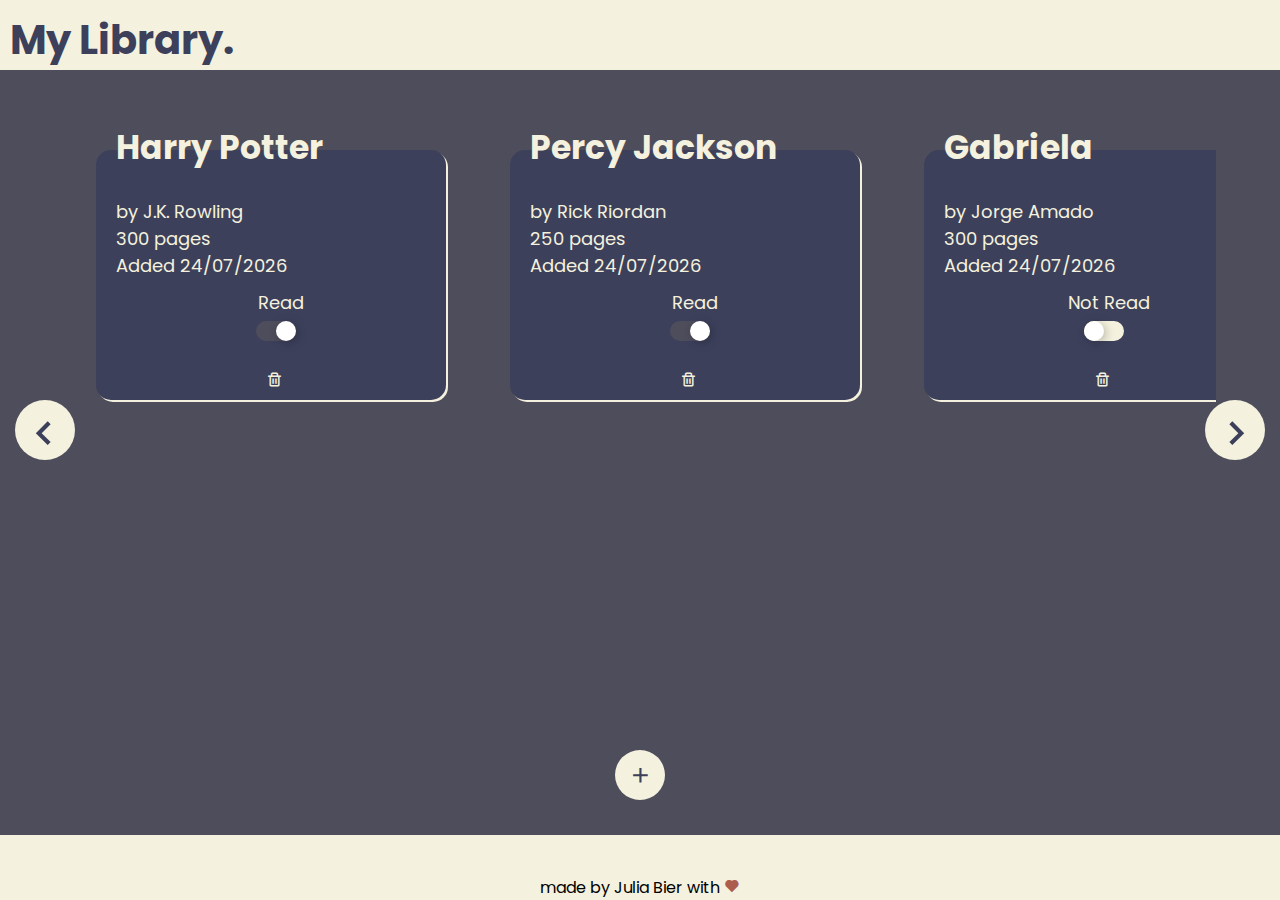
<file: index.html>
<!DOCTYPE html>
<html lang="en">

<head>
    <meta charset="UTF-8">
    <meta http-equiv="X-UA-Compatible" content="IE=edge">
    <meta name="viewport" content="width=device-width, initial-scale=1.0">

    <link rel="icon" href="data:;base64,iVBORw0KGgo=">
    <link href='https://unpkg.com/boxicons@2.1.1/css/boxicons.min.css' rel='stylesheet'>
    <link rel="stylesheet" href="style.css">
    <link rel="preconnect" href="https://fonts.googleapis.com">
    <link rel="preconnect" href="https://fonts.gstatic.com" crossorigin>
    <link
        href="https://fonts.googleapis.com/css2?family=Poppins:ital,wght@0,100;0,200;0,300;0,400;0,500;0,600;0,700;0,800;0,900;1,100;1,200;1,300;1,400;1,500;1,600;1,700;1,800;1,900&display=swap"
        rel="stylesheet">

    <title>My Library</title>
</head>

<body>
    <header>
        <h1>My Library.</h1>
    </header>

    <main>
        <div id="library-wrap">
            <button class="control-slider left">
                <i class='bx bx-chevron-left'></i>
            </button>
            <div id="slider">
                <div id="library">

                </div>
            </div>
            <button class="control-slider right">
                <i class='bx bx-chevron-right'></i>
            </button>

            <button id="open-form-button"><i class='bx bx-plus'></i></button>
        </div>

        <div id="form-div" class="false">
            <button id="close-form-button">X</button>

            <form action="" id="form">
                <p id="title-warning" class="warning"></p>
                <label id="title-label" for="title-input" class="textLabel">Title:</label>
                <input type="text" id="title-input" class="textInput" name="title-input" maxlength="30">

                <p id="author-warning" class="warning"></p>
                <label id="author-label" for="author-input" class="textLabel">Author:</label>
                <input type="text" id="author-input" class="textInput" name="author-input" maxlength="30">

                <p id="pages-warning" class="warning"></p>
                <label id="pages-label" for="pages-input" class="textLabel">Page Count:</label>
                <input type="text" id="pages-input" class="textInput" name="pages-input">

                <p id="read-status-warning" class="warning"></p>
                <label id="read-status-label" for="read-status-input">Read:</label>
                <input type="checkbox" name="read-status-input" id="read-status-input">

                <button id="submit-form-button" type="button">Add Book</button>
            </form>
        </div>
    </main>

    <footer>
        made by Julia Bier with <i class='bx bxs-heart'></i>
    </footer>

    <script src="index.js"></script>
</body>

</html>
</file>
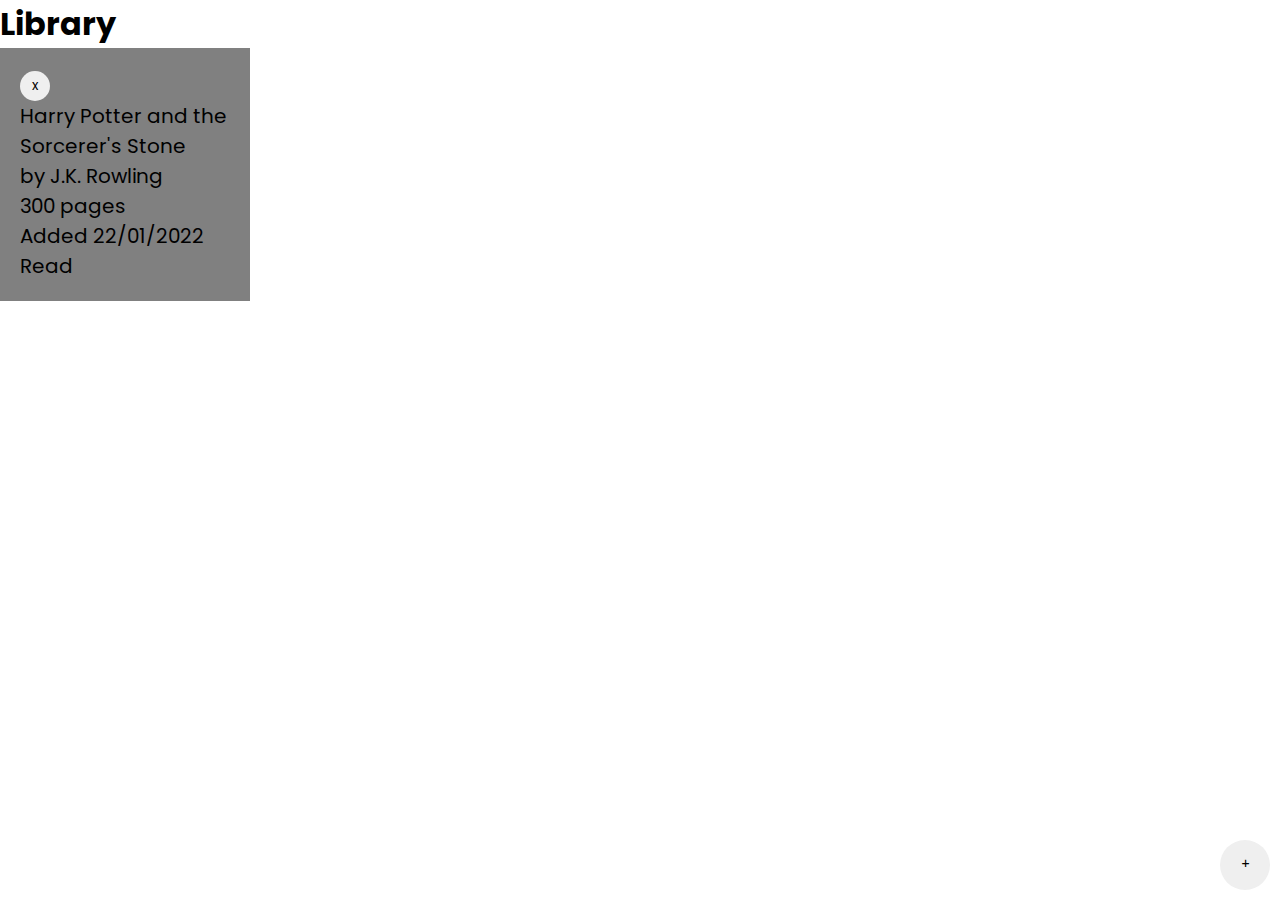
<file: old/index.html>
<!DOCTYPE html>
<html lang="en">

<head>
    <meta charset="UTF-8">
    <meta http-equiv="X-UA-Compatible" content="IE=edge">
    <meta name="viewport" content="width=device-width, initial-scale=1.0">

    <link rel="icon" href="data:;base64,iVBORw0KGgo=">
    <link rel="stylesheet" href="style.css">
    <link rel="preconnect" href="https://fonts.googleapis.com">
    <link rel="preconnect" href="https://fonts.gstatic.com" crossorigin>
    <link
        href="https://fonts.googleapis.com/css2?family=Poppins:ital,wght@0,100;0,200;0,300;0,400;0,500;0,600;0,700;0,800;0,900;1,100;1,200;1,300;1,400;1,500;1,600;1,700;1,800;1,900&display=swap"
        rel="stylesheet">

    <title>Library</title>
</head>

<body>
    <header>
        <h1>Library</h1>
    </header>

    <main>
        <div id="library">
            <div class="book">
                <button class="remove-button 0">x</button>
                <p class="title">Harry Potter and the Sorcerer's Stone</p>

                <p>by <span class="author">J.K. Rowling</span></p>

                <p><span class="pages">300</span> pages</p>

                <p>Added <span class="date-added">22/01/2022</span></p>

                <p class="read">Read</p>
            </div>
        </div>

        <div id="add-form-div" class="false">
            <button id="close-button">x</button>

            <form action="" id="add-form">
                <label id="title-label" for="title-input">Title:</label>
                <input type="text" id="title-input" name="title-input">

                <label id="author-label" for="author-input">Author:</label>
                <input type="text" id="author-input" name="author-input">

                <label id="page-count-label" for="page-count-input">Page Count:</label>
                <input type="text" id="page-count-input" name="page-count-input">

                <label id="date-added-label" for="page-count-input">Date Added:</label>
                <input type="date" id="date-added-input" name="date-added-input">

                <label id="read-label" for="read-input">Read:</label>
                <input type="checkbox" name="read-input" id="read-input">

                <button id="submit-button" type="button">Add Book</button>
            </form>
        </div>

        <button id="add-button">+</button>
    </main>

    <script src="script.js"></script>
</body>

</html>
</file>
<file: style.css>
* {
    box-sizing: border-box;
    padding: 0;
    margin: 0;
    font-family: Poppins, sans-serif;

    --ice: #f4f1de;
    --lavander: #cbbaed;
    --dark-blue: #3d405b;
    --redwood: #ad5d4e;
    --brown: #957964;

}

body {
    background-color: var(--ice);
}

h1 {
    color: var(--dark-blue);
    font-size: 40px;
    padding: 10px 0 0 10px;
}

/*
    Entire library
*/

#library-wrap {
    width: 100vw;
    height: 85vh;
    background-color: #4e4d5c;
}

.blur {
    opacity: 0.6;
}

#slider {
    width: 90vw;
    height: 80vh;

    margin: auto;
    overflow: hidden;
}

#library {
    height: 100%;

    display: flex;
    flex-direction: column;
    flex-wrap: wrap;
    align-content: flex-start;

    transition: 0.5s ease-in-out;
}

.control-slider { 
    height: 60px;
    width: 60px;
    font-size: 50px;

    padding-bottom: 1px;

    background-color: var(--ice);
    color: var(--dark-blue);

    border: none;
    border-radius: 50%;
    text-align: center;

    position: absolute;
}

.control-slider.right {
    top: calc((100vh / 2) - 50px);
    right: 15px;
}

.control-slider.left {
    top: calc((100vh / 2) - 50px);
    left: 15px;
}

.control-slider:hover { 
    cursor: pointer;
}

/*
    Individual book item and its children elements
*/

.book {
    background-color: var(--dark-blue);
    color: var(--ice);

    box-shadow: 2px 2px var(--ice);

    position: relative;

    flex-grow: 0;
    flex-shrink: 0;

    font-size: 18px;
    width: 350px;
    height: 250px;
    padding: 20px;

    border-radius: 15px;

    margin: 80px 32px 50px 32px;
}

.book-div-content {
    position: absolute;
    top: -27px;
}

.remove-book-button {
    color: var(--ice);
    background-color: var(--dark-blue);

    border: none;
    border-radius: 50%;
    font-size: 17px;

    text-align: center;

    margin: 15px 150px;
}

.remove-book-button:hover {
    cursor: pointer;
}

.book .title {
    font-size: 33px;
    padding: 0 0 25px 0;
    font-weight: bold;
}

.book .read-status {
    margin-top: 10px;
    text-align: center;
}

.switch {
    --switch-width: 40px;
    --switch-height: calc(var(--switch-width) / 2);
    --switch-border-radius: calc(var(--switch-height) / 2);

    display: inline-block;
    cursor: pointer;

    margin: 5px 140px;
}

.switch-input {
    display: none;
}

.switch-fill {
    position: relative;
    width: var(--switch-width);
    height: var(--switch-height);
    border-radius: var(--switch-border-radius);
    background: var(--ice);
    transition: 0.2s ease;
}

.switch-input:checked ~ .switch-fill {
    background: #4e4d5c;
}

.switch-fill::after {
    content: "";
    position: absolute;
    top: 0;
    left: 0;
    height: var(--switch-height);
    width: var(--switch-height);
    background: #fff;
    box-shadow: 2px 2px 10px rgba(0, 0, 0, 0.25);
    border-radius: var(--switch-border-radius);
    transition: transform 0.2s ease;
  }

  .switch-input:checked ~ .switch-fill::after {
    transform: translateX(var(--switch-height));
  }

/*
    Open form button
*/

#open-form-button {
    width: 50px;
    height: 50px;
    border: none;
    border-radius: 50%;

    font-size: 25px;
    background-color: var(--ice);
    color: var(--dark-blue);
    padding-top: 5px;

    position: absolute;
    bottom: 100px;
    left: calc((100vw / 2) - 25px);
    transition: all 0.2s ease;
}

#open-form-button:hover {
    cursor: pointer;
    transform: rotate(180deg);
}

/*
    Form div
*/

#form-div {
    background-color: var(--ice);

    width: 400px;
    height: 500px;
    padding: 20px;

    border-radius: 15px;

    position: absolute;
    top: calc((100vh / 2) - 300px);
    left: calc((100vw / 2) - 200px);
}

#form-div.false {
    display: none;
}

#form-div.true {
    display: block;
}


#form-div .textLabel {
    padding-right: 70px;
}

#form-div .textInput {
    border-radius: 5px;
    border: 1px solid var(--dark-blue);
    margin-bottom: 10px;

    width: 100%;
    height: 30px;
}

#form-div .warning {
    font-size: 12px;
    color: var(--redwood);

    width: 100%;
    height: 20px;
    text-align: center;
}

#form-div #read-status-label {
    margin-right: 5px;
}

#form-div #read-status-input {
    height: 20px;
    width: 20px;
    margin-right: 250px;
}

#form-div #submit-form-button {
    border: none;
    background-color: var(--dark-blue);
    color:var(--ice);
    font-size: 20px;
    height: 50px;
    width: 120px;
    border-radius: 10px;
    margin-top: 40px;
    margin-left: 120px;
}

#form-div #submit-form-button:hover {
    cursor: pointer;
    background-color: #4e4d5c;
}

#close-form-button {
    border: none;
    border-radius: 50%;
    width: 30px;
    height: 30px;

    margin: 0 0 30px 330px;

    background-color: var(--dark-blue);
    color: var(--ice);
}

#close-form-button:hover {
    cursor: pointer;
    background-color: #4e4d5c;
}

footer {
    text-align: center;
    padding-top: 40px;
}

footer .bx {
    color: var(--redwood);
}
</file>
<file: old/style.css>
* {
    box-sizing: border-box;
    padding: 0;
    margin: 0;
    font-family: Poppins, sans-serif;
}

/*
    Individual book and children elements
*/
.book {
    background-color: gray;
    font-size: 20px;
    width: 250px;
    padding: 20px;
}

.remove-button {
    border: none;
    border-radius: 50%;
    width: 30px;
    height: 30px;
}


.remove-button:hover {
    cursor: pointer;
}


/*
    Add book button
*/
#add-button {
    width: 50px;
    height: 50px;
    border: none;
    border-radius: 50%;

    position: absolute;
    bottom: 10px;
    right: 10px;
}

#add-button {
    cursor: pointer;
}

/* 
    Add button form and children
*/
#add-form-div {
    background-color: tomato;

    width: 400px;
    height: 600px;
    padding: 20px;

    position: absolute;
    top: calc((100vh / 2) - 300px);
    left: calc((100vw / 2) - 200px);
}

#add-form-div.false {
    display: none;
};

#add-form-div.true {
    display: block;
}

#close-button {
    border: none;
    border-radius: 50%;
    width: 30px;
    height: 30px;
}

#close-button:hover {
    cursor: pointer;
}
</file>
